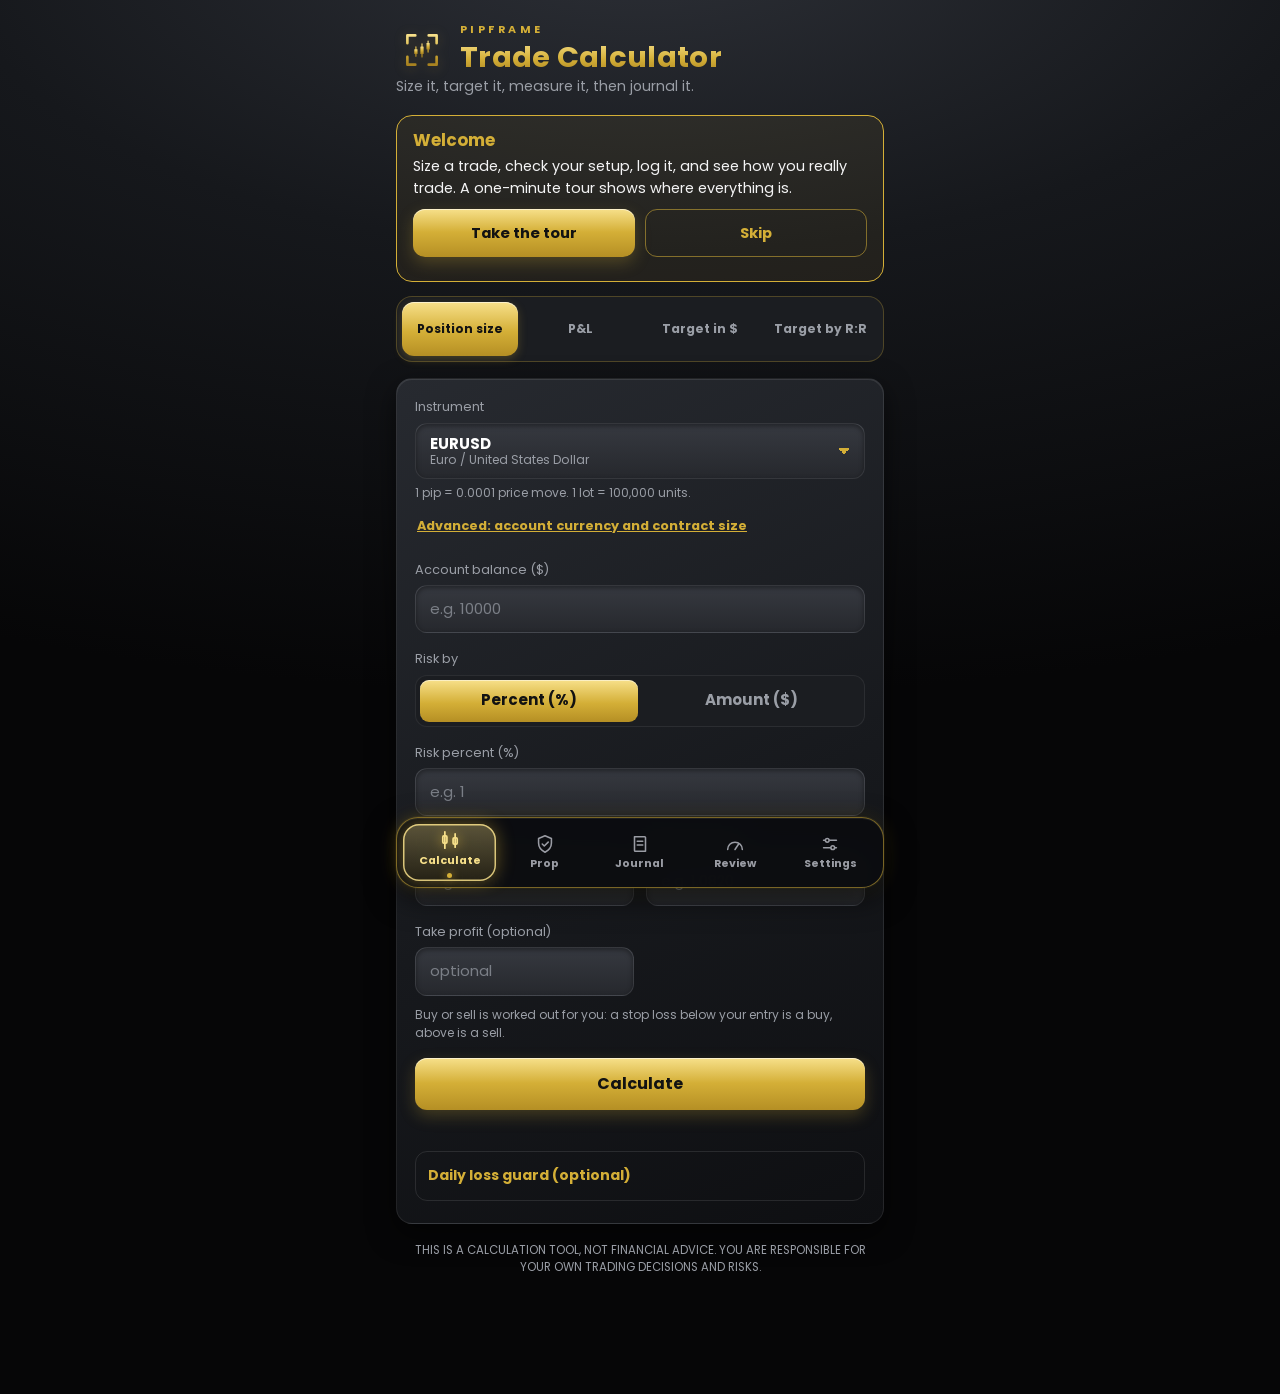
<file: index.html>
<!DOCTYPE html>
<html lang="en">
<head>
<meta charset="utf-8">
<meta name="viewport" content="width=device-width, initial-scale=1, viewport-fit=cover">
<meta name="theme-color" content="#050506">
<meta http-equiv="Content-Security-Policy" content="default-src 'self'; script-src 'self'; style-src 'self'; img-src 'self' data: blob:; font-src 'self'; connect-src 'self' https://script.google.com https://script.googleusercontent.com; object-src 'none'; base-uri 'none'; form-action 'none'; worker-src 'self'; manifest-src 'self'">
<meta name="robots" content="noindex,nofollow">
<script src="config.js"></script>
<title>PipFrame Trade Calculator</title>
<link rel="manifest" href="manifest.webmanifest">
<link rel="icon" href="icon.svg" type="image/svg+xml">
<meta name="mobile-web-app-capable" content="yes">
<link rel="stylesheet" href="styles.css">
</head>
<body>
<main>
<div class="scr" id="scr_calc">
<div class="brand"><svg class="logo" viewBox="0 0 512 512" width="52" height="52" aria-hidden="true"><defs><linearGradient id="lg" x1="0" y1="0" x2="0" y2="1"><stop offset="0" stop-color="#f7e08a"/><stop offset=".55" stop-color="#D4AF37"/><stop offset="1" stop-color="#a88220"/></linearGradient></defs><g fill="none" stroke="url(#lg)" stroke-width="26" stroke-linecap="round" stroke-linejoin="round"><path d="M112 190V112h78M322 112h78v78M400 322v78h-78M190 400h-78v-78"/></g><g fill="url(#lg)" stroke="url(#lg)" stroke-width="12" stroke-linecap="round"><path d="M196 226v92M256 196v128M316 168v108"/><rect x="180" y="248" width="32" height="48" rx="4" stroke="none"/><rect x="240" y="222" width="32" height="74" rx="4" stroke="none"/><rect x="300" y="188" width="32" height="64" rx="4" stroke="none"/></g></svg><div><div class="eyebrow" id="brandName">PIPFRAME</div><h1>Trade Calculator</h1></div></div>
<p class="sub">Size it, target it, measure it, then journal it.</p>
<div class="welcome" id="pilot" role="region" aria-label="Join the test" hidden><h2>Help test PipFrame</h2><p class="wtxt">If you say yes, the app quietly shares how you use it, so the people building it can see what works and what confuses you. No sign-up and it works in the background.</p><p class="wtxt"><b>Shared:</b> your phone type and time zone, when and how long you use it, which buttons you press, the mistakes the app catches (like a stop loss on the wrong side), and how many trades you win, lose and grade.<br><b>Never shared:</b> prices, balances, profit or loss amounts, lot sizes, notes, reasons, names, your exact location or your internet address.</p><p class="wtxt">It is not linked to your name, but a random ID and your phone details are kept together, so the law treats it as personal data. It is kept while the test runs, and deleted when you ask or when the test ends. You can switch it off any time in Settings, and that deletes what was waiting to be sent. <a class="plink" href="privacy.html">Read the privacy note</a></p><div class="btnrow"><button class="btn" id="pilotYes" type="button">Yes, join the test</button><button class="btn ghost" id="pilotNo" type="button">No thanks</button></div></div>
<div class="welcome" id="welcome" hidden><h2>Welcome</h2><p class="wtxt">Size a trade, check your setup, log it, and see how you really trade. A one-minute tour shows where everything is.</p><div class="btnrow"><button class="btn" id="tourGo" type="button">Take the tour</button><button class="btn ghost" id="welcomeOk" type="button">Skip</button></div></div>

<div class="tabs" id="tabs" role="tablist" aria-label="Calculator type">
<button type="button" role="tab" id="t_size" aria-selected="true">Position size</button>
<button type="button" role="tab" id="t_pnl" aria-selected="false">P&amp;L</button>
<button type="button" role="tab" id="t_amt" aria-selected="false">Target in $</button>
<button type="button" role="tab" id="t_rrr" aria-selected="false">Target by R:R</button>
</div>

<section class="panel" id="calcPanel" aria-label="Calculator">
<div class="field"><span class="lbl" id="instLbl">Instrument</span>
<button type="button" class="selbtn" id="instBtn" aria-haspopup="dialog" aria-labelledby="instLbl instSym"><span class="sym" id="instSym">EURUSD</span><span class="nm" id="instName"></span></button>
<input type="hidden" id="inst" value="EURUSD">
<div class="hint" id="pipHint"></div>
<button type="button" class="linkdark advtog" id="advTog" aria-expanded="false" aria-controls="advRow">Advanced: account currency and contract size</button></div>

<div class="two field" id="advRow">
<div><label for="acc">Account currency</label><select id="acc"><option>USD</option></select></div>
<div><label for="contract">Contract size (per lot)</label>
<input id="contract" type="number" inputmode="decimal" min="0" step="any"></div>
</div>

<div class="fields">
<div class="full" id="f_dir"><span class="lbl">Direction</span>
<div class="seg" role="group" aria-label="Trade direction">
<button type="button" id="dBuy" aria-pressed="true">Buy</button>
<button type="button" id="dSell" aria-pressed="false">Sell</button>
</div></div>

<div class="full" id="f_bal"><label for="bal" id="balLbl">Account balance ($)</label>
<input id="bal" type="number" inputmode="decimal" min="0" step="any" placeholder="e.g. 10000"><p class="hint prophint" id="balHint" hidden></p></div>

<div class="full" id="f_riskmode"><span class="lbl">Risk by</span>
<div class="seg" role="group" aria-label="Risk type">
<button type="button" id="mPct" aria-pressed="true">Percent (%)</button>
<button type="button" id="mAmt" aria-pressed="false">Amount ($)</button>
</div></div>

<div class="full" id="f_risk"><label for="risk" id="riskLbl">Risk percent (%)</label>
<input id="risk" type="number" inputmode="decimal" min="0" step="any" placeholder="e.g. 1"><p class="hint prophint" id="capHint" hidden></p></div>

<div id="f_lots"><label for="lots" id="lotsLbl">Lot size</label>
<input id="lots" type="number" inputmode="decimal" min="0" step="any" placeholder="e.g. 0.5"></div>

<div id="f_entry"><label for="entry">Entry price</label>
<input id="entry" type="number" inputmode="decimal" min="0" step="any" placeholder="e.g. 1.0850"></div>

<div id="f_exit"><label for="exit">Exit price</label>
<input id="exit" type="number" inputmode="decimal" min="0" step="any" placeholder="e.g. 1.0890"></div>

<div id="f_sl"><label for="sl">Stop loss price</label>
<input id="sl" type="number" inputmode="decimal" min="0" step="any" placeholder="e.g. 1.0820"></div>

<div id="f_tp"><label for="tp">Take profit (optional)</label>
<input id="tp" type="number" inputmode="decimal" min="0" step="any" placeholder="optional"></div>

<div id="f_target"><label for="target">Target profit ($)</label>
<input id="target" type="number" inputmode="decimal" min="0" step="any" placeholder="e.g. 200"></div>

<div id="f_maxloss"><label for="maxloss">Max loss ($, optional)</label>
<input id="maxloss" type="number" inputmode="decimal" min="0" step="any" placeholder="optional"></div>

<div id="f_comm"><label for="comm">Commission ($/lot, round trip)</label>
<input id="comm" type="number" inputmode="decimal" min="0" step="any" placeholder="0"></div>

<div id="f_custom"><label for="custom">Custom ratio (1 : ?)</label>
<input id="custom" type="number" inputmode="decimal" min="1" step="any" placeholder="e.g. 2.5"></div>
</div>

<div class="hint hintdir" id="hintDir">Buy or sell is worked out for you: a stop loss below your entry is a buy, above is a sell.</div>

<div class="field" id="rateBox" hidden><label for="rate" id="rateLbl">Rate</label>
<input id="rate" type="number" inputmode="decimal" min="0" step="any" placeholder="">
<div class="hint">This pair doesn't involve USD, so this rate is needed to work out dollar amounts.</div></div>

<button class="btn" id="calc" type="button">Calculate</button>
<p class="err" id="err" role="alert"></p>
<details class="guardset" id="guardSet"><summary>Daily loss guard (optional)</summary>
<div class="two"><div><label for="gLimit">Daily loss limit ($)</label><input id="gLimit" type="number" inputmode="decimal" min="0" step="any" placeholder="e.g. 150"></div>
<div><label for="gFloat">Floating P/L now ($)</label><input id="gFloat" type="number" inputmode="decimal" step="any" placeholder="e.g. -20"></div></div>
<label for="gHour">Day resets at (hour 0 to 23, this device)</label><input id="gHour" type="number" inputmode="numeric" min="0" max="23" step="1" placeholder="0">
<div class="hint">Uses trades you closed today in the journal plus the floating figure you type. Rules differ between firms, so check yours.</div></details>
</section>

<section class="result" id="res" aria-live="polite" hidden>
<h2 id="rTitle">Result</h2>
<div class="big" id="rBig"></div><div class="rsub" id="rSub"></div>
<div class="grid" id="rGrid"></div>
<button type="button" class="linkdark rmore" id="rMore" hidden aria-expanded="false">Show more details</button>
<div class="resnote" id="rNote"></div>
<div class="guardmsg" id="rGuard" hidden></div>
<div class="logbox" id="logBox">
<p class="plannote" id="planNote" hidden></p>
<div class="lbl">Setup checklist <span class="grade" id="gradeBadge">not graded</span></div>
<div id="checkList"></div>
<button type="button" class="linkdark" id="editCheck">Edit checklist</button>
<div class="ceditor" id="checkEditor" hidden></div>
<div class="lbl">How do you feel right now? Tag it before you enter the trade.</div>
<div class="chips" id="preMood"></div>
<label for="rSes">Session (optional)</label>
<select id="rSes"></select>
<p class="sesHint" id="sesHint" hidden></p>
<label for="rReason">Reason for trade (optional)</label>
<input id="rReason" type="text" placeholder="e.g. Break and retest of resistance">
<p class="plannote warn" id="tiltNote" hidden></p>
<p class="plannote" id="propNote" hidden></p>
<button class="btn logbtn" id="logBtn" type="button">Log this trade</button>
<button class="btn ghost" id="cardBtn" type="button">Share trade card</button>
<label class="chk" for="hideMoney"><input type="checkbox" id="hideMoney"> Hide dollar amounts and lot size on shared cards</label>
</div>
</section>

</div>

<div class="sheet" id="sheet" hidden role="dialog" aria-modal="true" aria-label="Choose instrument">
<div class="sheetbg" id="sheetBg"></div>
<div class="sheetpanel">
<div class="grab"></div>
<div class="sheethead"><input id="q" type="text" placeholder="Search symbol or name" autocomplete="off" autocapitalize="off" spellcheck="false" aria-label="Search instruments"><button type="button" class="link" id="sheetClose">Close</button></div>
<div class="cats" id="cats"></div>
<div class="sheetlist" id="sheetList"></div>
</div>
</div>

<div class="scr off" id="scr_journal">
<div class="jseg" role="tablist" aria-label="Journal type"><button type="button" role="tab" id="jt_trade" aria-selected="true">Trade Journal</button><button type="button" role="tab" id="jt_plan" aria-selected="false">Analysis Journal</button></div>
<section class="panel" id="panelPlan" aria-label="Analysis journal" hidden>
<div class="head"><h2>Analysis journal</h2></div>
<p class="note">What will happen: build your plan before you trade. The Trade Journal keeps what happened.</p>
<div id="planForm"></div>
<h3 class="subh">Saved plans</h3>
<div id="planList"></div>
</section>
<section class="panel" id="panelTrade" aria-label="Trade journal">
<div class="head"><h2>Trade journal</h2>
<div class="tools" id="tools"></div></div>
<div id="list"></div>
<p class="note" id="storeNote"></p>
</section>
</div>
<div class="scr off" id="scr_prop">
<section class="panel pfform" id="propPanel" aria-label="Prop firm tracker"><div id="propBody"></div></section>
</div>
<div class="scr off" id="scr_review">
<section class="panel" id="reviewPanel" aria-label="Review"><div class="head"><h2>Review</h2></div><div id="reviewBody"></div></section>
</div>
<input type="file" id="restoreFile" accept="application/json,.json" hidden>
<input type="file" id="importFile" accept=".csv,.htm,.html,.txt,text/csv,text/html" hidden>
<div class="scr off" id="scr_settings">
<h1 class="scrh">Settings</h1>
<div class="sjump" id="sJump" role="navigation" aria-label="Settings sections"><button type="button" data-to="sg_data">Your data</button><button type="button" data-to="sg_app">App</button><button type="button" data-to="sg_test">Testing</button></div>
<h3 class="sgroup" id="sg_data">Your data</h3>
<section class="panel" aria-label="Your data"><div class="head"><h2>Your data</h2></div>
<p class="note">Everything lives on this device. Back up so a cleared browser can't take your journal with it.</p>
<label for="bkPass">Backup password (optional, recommended)</label>
<input id="bkPass" type="password" autocomplete="new-password" maxlength="200" placeholder="Leave empty for a plain backup">
<p class="hint">With a password the backup file is locked: nobody can read your trades without it. The app never saves the password, so if you lose it, the backup cannot be opened. Type the same password here to restore it.</p>
<div class="btnrow"><button class="btn" id="bkBtn" type="button">Back up</button><button class="btn" id="rsBtn" type="button">Restore</button></div>
<p class="note" id="dataNote"></p>
<div id="clrBox"></div>
</section>
<section class="panel" aria-label="Demo data"><div class="head"><h2>Demo data</h2></div>
<p class="note">Want to see the Review screen without waiting weeks? Add 40 made-up trades. They are labeled DEMO, never counted in your test report, and you can remove them in one tap.</p>
<div class="btnrow"><button class="btn ghost" id="demoAdd" type="button">Add demo</button><button class="btn ghost" id="demoDel" type="button">Remove demo</button></div>
<p class="note" id="demoNote"></p></section>
<h3 class="sgroup" id="sg_app">App</h3>
<section class="panel" aria-label="Install"><div class="head"><h2>Install</h2></div>
<p class="note">Put it on your home screen or desktop and it opens like an app, offline too.</p>
<div class="installrow"><button class="btn" id="installBtn" type="button">Install app</button><p class="installhelp" id="installHelp" hidden></p></div>
</section>
<section class="panel" aria-label="Look"><div class="head"><h2>Look</h2></div>
<p class="note">Pick the colours you like. Your trades are not touched.</p>
<label for="lookSel">Colours</label><select id="lookSel"><option value="classic">Black and gold (original)</option><option value="champagne">Black and champagne</option></select></section>
<section class="panel" aria-label="Time"><div class="head"><h2>Time</h2></div>
<p class="note">Times in your journal follow this setting. Your device clock is not changed, and your saved trades are not touched.</p>
<label for="tzSel">Times shown in</label><select id="tzSel"></select>
<p class="note" id="tzNote"></p></section>
<section class="panel" aria-label="Tour"><div class="head"><h2>Tour</h2></div><p class="note">Forgot where something lives? Replay the one-minute tour.</p><button class="btn ghost" id="replayTour" type="button">Show the tour again</button></section>
<h3 class="sgroup" id="sg_test">Testing</h3>
<section class="panel" aria-label="How to test"><div class="head"><h2>How to test</h2></div>
<ol class="howto"><li>Size a trade: enter a balance, risk, entry and stop loss, then tap Calculate.</li><li>Log it, then open the Journal and add an exit price.</li><li>Fix a mistake with Edit, and try Undo after a delete.</li><li>Add demo trades above and open Review.</li><li>Install the app, turn on airplane mode, and open it again.</li><li>Tell us anything confusing, missing or wrong in Help us test below.</li><li>Open the Prop tab, enter your firm's rules, then tick your rules for the day.</li></ol>
<p class="note">PipFrame is a calculation tool, not advice. Please do not enter anything you would not want on your own device.</p></section>
<section class="panel" id="sharePanel" aria-label="Help improve PipFrame" hidden><div class="head"><h2>Help improve PipFrame</h2></div>
<p class="note">Off by default. If you switch it on, the app sends a small summary when you open it (at most a few times a day): your phone type and time zone, the time on your clock, how long you actively used the app, simple counts, and a list of which screens and buttons you used with the time. It never sends what you type or see: no prices, balances, profit or loss, lot sizes, notes, reasons or names. It does not send your exact location or your internet address. Switch it off any time.</p>
<label class="chk" for="shareOn"><input type="checkbox" id="shareOn"> Send usage counts (not linked to your name)</label>
<p class="note">This is exactly what would be sent:</p>
<div class="testpre" id="sharePre" aria-label="What would be sent"></div>
<p class="note"><button class="linkdark linkgold" id="shareNow" type="button">Send now (you never need to)</button></p>
<p class="note" id="shareNote" role="status"></p>
<div id="fbSlot" hidden><h3 class="fbh">Tell us what you think</h3>
<p class="note">Optional. Sent only when you tap Send feedback, and only what you see below. Do not write anything you want kept private.</p>
<div id="fbMount"></div>
<div class="testpre" id="fbPre" aria-label="What would be sent as feedback"></div>
<div class="btnrow"><button class="btn" id="fbSend" type="button">Send feedback</button></div>
<p class="note" id="fbNote" role="status"></p></div></section>
<section class="panel" id="testPanel" aria-label="Help us test"><div class="head"><h2>Help us test</h2></div>
<p class="note">This makes a short report of how you used the app on this device. Read it, add your thoughts, and send it to whoever gave you the app.</p>
<div id="fbWrap"><label for="fbDis">How would you feel if this app disappeared tomorrow?</label>
<select id="fbDis"><option value="">Choose one</option><option>Very disappointed</option><option>Somewhat disappointed</option><option>Not disappointed</option></select>
<label for="fbTxt" class="lblgap">What was confusing, missing, or great?</label>
<textarea id="fbTxt" rows="3" maxlength="1000" placeholder="Write anything, even one line"></textarea></div>
<div class="testpre" id="testPre" aria-label="Your test report"></div>
<button class="btn" id="shareRep" type="button">Share test report</button>
<p class="note" id="repNote"></p>
</section>
<details class="about"><summary>About, privacy and your data</summary><p><a class="plink" href="privacy.html">Read the full privacy note</a></p><p>Everything you enter stays on this device, in this browser. There is no account and no server copy of your journal.</p><p>Back up often from Settings, because clearing browser data deletes the journal. To remove everything, use Delete all trades in Settings.</p><p>Shared cards are made on your device and only go where you send them.</p><p id="aboutShare" hidden>If you join the test, the app also sends usage numbers while you use it. They are not linked to your name, and are kept while the test runs, and deleted when you ask or when the test ends. You can read exactly what is sent in Settings under Help improve PipFrame, and switch it off any time. It never sends your trades, prices, balances or notes.</p></details>
</div>
<p class="buildline" id="buildLine"></p>
<p class="disclaimer">THIS IS A CALCULATION TOOL, NOT FINANCIAL ADVICE. YOU ARE RESPONSIBLE FOR YOUR OWN TRADING DECISIONS AND RISKS.</p>
</main>
<div class="tour" id="tour" hidden role="dialog" aria-label="Quick tour"><div class="tstep" id="tStep"></div><h3 id="tTitle"></h3><p id="tText"></p><div class="trow"><button class="link" id="tSkip" type="button">Skip</button><span class="tbtns"><button class="link" id="tBack" type="button">Back</button><button class="btn" id="tNext" type="button">Next</button></span></div></div>
<div class="toast" id="toast" hidden role="status"><span id="toastTxt"></span><button class="link" id="toastGo" type="button"></button></div>
<nav class="bnav" id="bnav" aria-label="Sections">
<button type="button" id="nav_calc" data-go="calc" aria-current="page"><svg viewBox="0 0 24 24" aria-hidden="true"><path d="M7 4v16M17 6v13"/><rect x="5" y="8" width="4" height="7" rx="1"/><rect x="15" y="10" width="4" height="6" rx="1"/></svg><span>Calculate</span></button>
<button type="button" id="nav_prop" data-go="prop"><svg viewBox="0 0 24 24" aria-hidden="true"><path d="M12 3l7 3v5c0 4.5-3 8-7 10-4-2-7-5.5-7-10V6z"/><path d="M9 12l2.2 2.2L15.5 10"/></svg><span>Prop</span></button>
<button type="button" id="nav_journal" data-go="journal"><svg viewBox="0 0 24 24" aria-hidden="true"><path d="M6 4h11a1 1 0 0 1 1 1v15H7a1 1 0 0 1-1-1z"/><path d="M9 9h6M9 13h6"/></svg><span>Journal</span><b class="nbadge" id="jbadge" hidden></b></button>
<button type="button" id="nav_review" data-go="review"><svg viewBox="0 0 24 24" aria-hidden="true"><path d="M4 18a8 8 0 1 1 16 0"/><path d="M12 18l4-6"/></svg><span>Review</span></button>
<button type="button" id="nav_settings" data-go="settings"><svg viewBox="0 0 24 24" aria-hidden="true"><path d="M5 8h14M5 16h14"/><circle cx="9" cy="8" r="2" fill="#050506"/><circle cx="15" cy="16" r="2" fill="#050506"/></svg><span>Settings</span></button>
</nav>

<script src="import.js"></script>
<script src="app.js"></script>
</body>
 </html>
</file>
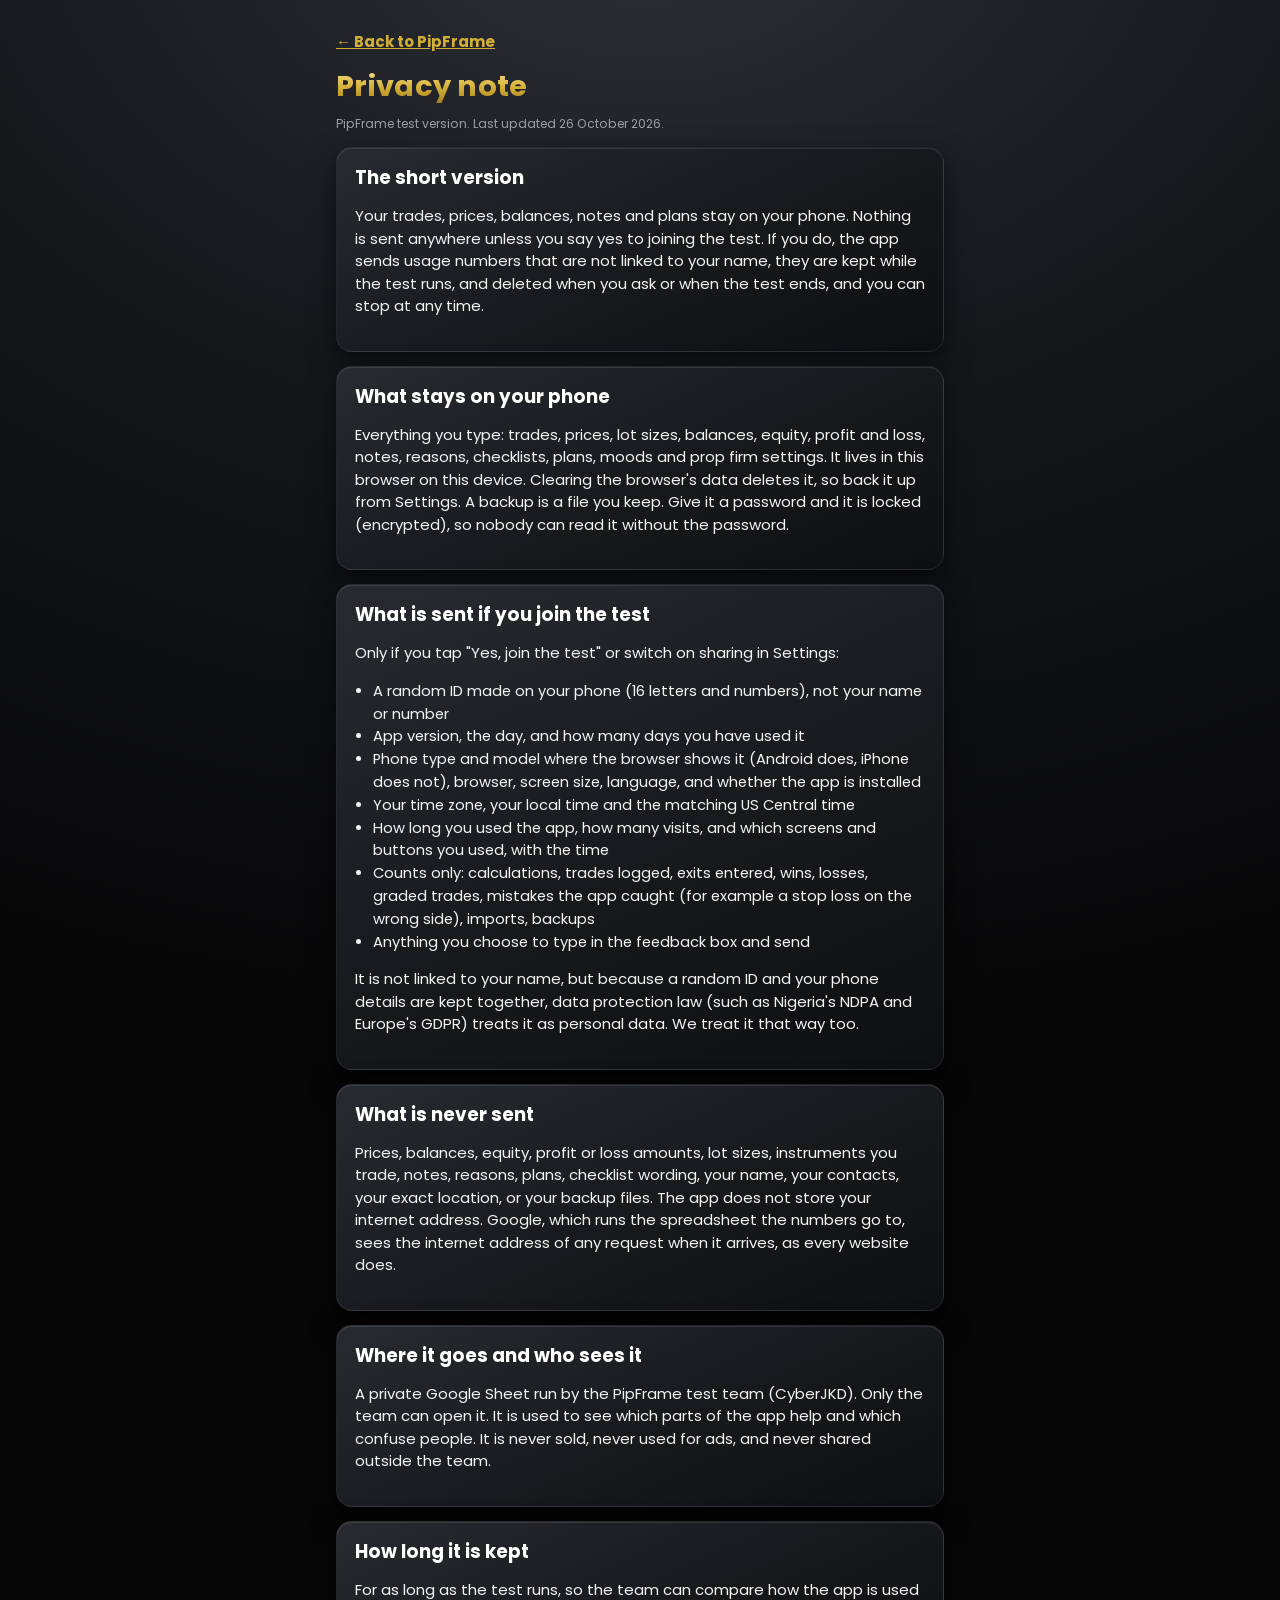
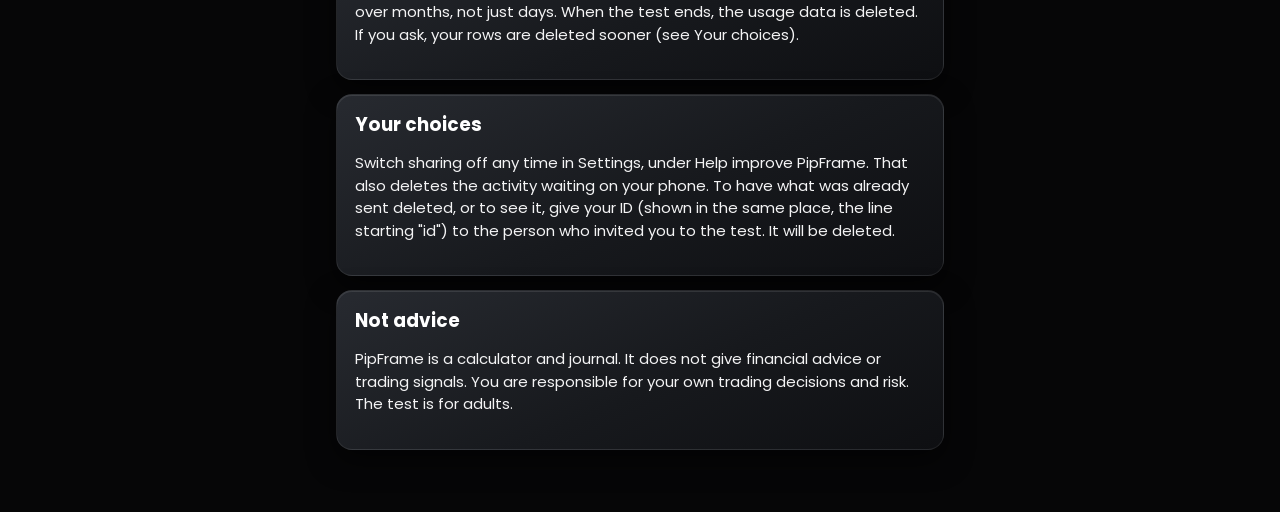
<file: privacy.html>
<!doctype html>
<html lang="en">
<head>
<meta charset="utf-8">
<meta name="viewport" content="width=device-width,initial-scale=1">
<meta http-equiv="Content-Security-Policy" content="default-src 'self'; script-src 'self'; style-src 'self'; img-src 'self' data: blob:; font-src 'self'; connect-src 'self' https://script.google.com https://script.googleusercontent.com; object-src 'none'; base-uri 'none'; form-action 'none'; worker-src 'self'; manifest-src 'self'">
<meta name="referrer" content="no-referrer">
<title>PipFrame privacy note</title>
<link rel="stylesheet" href="styles.css">
</head>
<body class="privpage">
<main class="wrap">
<p><a class="plink" href="./">&larr; Back to PipFrame</a></p>
<h1>Privacy note</h1>
<p class="note">PipFrame test version. Last updated 26 October 2026.</p>

<section class="panel"><h2>The short version</h2>
<p>Your trades, prices, balances, notes and plans stay on your phone. Nothing is sent anywhere unless you say yes to joining the test. If you do, the app sends usage numbers that are not linked to your name, they are kept while the test runs, and deleted when you ask or when the test ends, and you can stop at any time.</p></section>

<section class="panel"><h2>What stays on your phone</h2>
<p>Everything you type: trades, prices, lot sizes, balances, equity, profit and loss, notes, reasons, checklists, plans, moods and prop firm settings. It lives in this browser on this device. Clearing the browser's data deletes it, so back it up from Settings. A backup is a file you keep. Give it a password and it is locked (encrypted), so nobody can read it without the password.</p></section>

<section class="panel"><h2>What is sent if you join the test</h2>
<p>Only if you tap "Yes, join the test" or switch on sharing in Settings:</p>
<ul class="plist">
<li>A random ID made on your phone (16 letters and numbers), not your name or number</li>
<li>App version, the day, and how many days you have used it</li>
<li>Phone type and model where the browser shows it (Android does, iPhone does not), browser, screen size, language, and whether the app is installed</li>
<li>Your time zone, your local time and the matching US Central time</li>
<li>How long you used the app, how many visits, and which screens and buttons you used, with the time</li>
<li>Counts only: calculations, trades logged, exits entered, wins, losses, graded trades, mistakes the app caught (for example a stop loss on the wrong side), imports, backups</li>
<li>Anything you choose to type in the feedback box and send</li>
</ul>
<p>It is not linked to your name, but because a random ID and your phone details are kept together, data protection law (such as Nigeria's NDPA and Europe's GDPR) treats it as personal data. We treat it that way too.</p></section>

<section class="panel"><h2>What is never sent</h2>
<p>Prices, balances, equity, profit or loss amounts, lot sizes, instruments you trade, notes, reasons, plans, checklist wording, your name, your contacts, your exact location, or your backup files. The app does not store your internet address. Google, which runs the spreadsheet the numbers go to, sees the internet address of any request when it arrives, as every website does.</p></section>

<section class="panel"><h2>Where it goes and who sees it</h2>
<p>A private Google Sheet run by the PipFrame test team (CyberJKD). Only the team can open it. It is used to see which parts of the app help and which confuse people. It is never sold, never used for ads, and never shared outside the team.</p></section>

<section class="panel"><h2>How long it is kept</h2>
<p>For as long as the test runs, so the team can compare how the app is used over months, not just days. When the test ends, the usage data is deleted. If you ask, your rows are deleted sooner (see Your choices).</p></section>

<section class="panel"><h2>Your choices</h2>
<p>Switch sharing off any time in Settings, under Help improve PipFrame. That also deletes the activity waiting on your phone. To have what was already sent deleted, or to see it, give your ID (shown in the same place, the line starting "id") to the person who invited you to the test. It will be deleted.</p></section>

<section class="panel"><h2>Not advice</h2>
<p>PipFrame is a calculator and journal. It does not give financial advice or trading signals. You are responsible for your own trading decisions and risk. The test is for adults.</p></section>
</main>
</body>
</html>
</file>
<file: styles.css>
/* PipFrame styles. Moved out of index.html in v39. */
@font-face{font-family:Poppins;font-weight:400;font-display:swap;src:url(fonts/poppins-400.woff) format('woff')}@font-face{font-family:Poppins;font-weight:500;font-display:swap;src:url(fonts/poppins-500.woff) format('woff')}@font-face{font-family:Poppins;font-weight:600 700;font-display:swap;src:url(fonts/poppins-700.woff) format('woff')}

:root{--surface:linear-gradient(155deg,#272a30 0%,#17191d 55%,#0e0f12 100%);--surface-flat:#1b1d21;--gold:#D4AF37;--text:#f4f4f5;--mute:#9a9ea6;--red:#e5736b;--green:#5fc98b;
box-sizing:border-box;padding-top:env(safe-area-inset-top,0px);padding-bottom:env(safe-area-inset-bottom,0px)}
html{scroll-padding-top:env(safe-area-inset-top,0px);background:#050506}
*{box-sizing:border-box}
[hidden]{display:none!important}
body{margin:0;min-height:100vh;color:var(--text);font:15px/1.5 "Poppins",-apple-system,"Segoe UI",Roboto,Helvetica,Arial,sans-serif;
background:radial-gradient(130% 55% at 50% -5%,#2d3037 0%,#16181c 42%,#060607 100%) no-repeat,#050506}
main{max-width:520px;margin:0 auto;padding:20px 16px 48px}
h1{font:700 1.8rem/1.2 Poppins,system-ui,sans-serif;margin:6px 0 2px;background:linear-gradient(180deg,#f7e08a,#D4AF37 55%,#a88220);-webkit-background-clip:text;background-clip:text;color:transparent;letter-spacing:.3px}
h2{font:600 1.15rem/1.3 Poppins,system-ui,sans-serif;margin:0;color:#fff}
.sub{color:var(--mute);margin:0 0 18px;font-size:.88rem}
.brand{display:flex;align-items:center;gap:12px;margin-top:4px}.brand h1{margin:0}.logo{flex:none;filter:drop-shadow(0 2px 6px rgba(212,175,55,.25))}.eyebrow{font:600 .68rem/1 Poppins,system-ui,sans-serif;letter-spacing:.32em;color:#D4AF37;margin:0 0 4px}
.tabs{display:grid;grid-template-columns:repeat(4,1fr);gap:4px;background:linear-gradient(180deg,#1a1c20,#0b0c0e);border:1px solid rgba(212,175,55,.28);border-radius:16px;padding:5px;margin-bottom:16px;box-shadow:inset 0 2px 6px rgba(0,0,0,.6)}
.tabs button{min-height:54px;border:0;border-radius:12px;background:transparent;color:var(--mute);font:inherit;font-size:.76rem;font-weight:600;line-height:1.2;padding:6px 4px;cursor:pointer}
.tabs button[aria-selected="true"]{background:linear-gradient(180deg,#f7e08a,#D4AF37 55%,#b58f24);color:#121212;box-shadow:inset 0 1px 0 rgba(255,255,255,.55),0 3px 10px rgba(212,175,55,.25)}
.panel{background:linear-gradient(155deg,#272a30 0%,#17191d 55%,#0e0f12 100%);border:1px solid rgba(255,255,255,.08);border-radius:16px;padding:18px;margin-bottom:18px;box-shadow:inset 0 1px 0 rgba(255,255,255,.1),0 10px 28px rgba(0,0,0,.55)}
.field{margin-bottom:16px}
.fields{display:grid;grid-template-columns:1fr 1fr;gap:0 12px}
.fields>div{margin-bottom:16px}
.fields .full{grid-column:1/-1}
.two{display:grid;grid-template-columns:1fr 1fr;gap:12px}
label,.lbl{display:block;font-size:.8rem;color:var(--mute);margin-bottom:6px}
input,select,textarea{width:100%;min-height:48px;color:#fff;background:linear-gradient(180deg,#363940,#26282d);border:1.5px solid rgba(255,255,255,.07);border-radius:12px;padding:12px 14px;font:inherit;appearance:none;-webkit-appearance:none;box-shadow:inset 0 2px 5px rgba(0,0,0,.4)}
textarea{min-height:70px;resize:vertical}
select{background-image:linear-gradient(45deg,transparent 50%,var(--gold) 50%),linear-gradient(135deg,var(--gold) 50%,transparent 50%),linear-gradient(180deg,#363940,#26282d);background-position:calc(100% - 20px) 21px,calc(100% - 14px) 21px,0 0;background-size:6px 6px,6px 6px,100% 100%;background-repeat:no-repeat;padding-right:36px}
select option,select optgroup{background:#1b1d21;color:#f4f4f5}
select optgroup{color:#D4AF37}
html{color-scheme:dark}
input::placeholder,textarea::placeholder{color:#7b7f87}
input:focus,select:focus,textarea:focus{outline:none;border-color:var(--gold);box-shadow:inset 0 2px 5px rgba(0,0,0,.4),0 0 0 3px rgba(212,175,55,.22)}
.seg{display:grid;grid-template-columns:1fr 1fr;background:#0f1013;border:1px solid rgba(255,255,255,.07);border-radius:12px;padding:4px;gap:4px;box-shadow:inset 0 2px 5px rgba(0,0,0,.5)}
.seg button{min-height:42px;border:0;border-radius:9px;background:transparent;color:var(--mute);font:inherit;font-weight:600;cursor:pointer}
.seg button[aria-pressed="true"]{background:linear-gradient(180deg,#f7e08a,#D4AF37 55%,#b58f24);color:#121212;box-shadow:inset 0 1px 0 rgba(255,255,255,.5)}
button:focus-visible{outline:2px solid #fff;outline-offset:2px}
.fbh{font:600 1rem/1.3 Poppins,system-ui,sans-serif;color:#fff;margin:22px 0 6px}
.hint{font-size:.75rem;color:var(--mute);margin-top:5px}
.btn{width:100%;min-height:52px;border:0;border-radius:12px;background:linear-gradient(180deg,#f7e08a 0%,#D4AF37 48%,#b58f24 100%);color:#121212;font:inherit;font-size:1rem;font-weight:700;cursor:pointer;box-shadow:inset 0 1px 0 rgba(255,255,255,.55),0 6px 16px rgba(212,175,55,.25)}
.btn:active{filter:brightness(.92)}
.btn[disabled]{opacity:.7;cursor:default}
.err{color:var(--red);font-size:.88rem;margin:10px 0 0;min-height:1.2em}
.result{background:linear-gradient(160deg,#f4da7c,#D4AF37 52%,#b8962b);color:#121212;border-radius:16px;padding:20px;margin-bottom:18px;box-shadow:inset 0 1px 0 rgba(255,255,255,.6),0 10px 28px rgba(0,0,0,.55)}
.result h2{color:#121212;margin-bottom:10px}
.big{font-size:2.3rem;font-weight:700;line-height:1.1;font-variant-numeric:tabular-nums}
.big.pos{color:#0b5d2a}.big.neg{color:#8a1717}
.rsub{font-size:.85rem;opacity:.75}
.grid{display:grid;grid-template-columns:1fr 1fr;gap:12px 14px;margin-top:14px;border-top:1px solid rgba(0,0,0,.25);padding-top:14px}
.grid.one{grid-template-columns:1fr;margin-top:6px}
.grid span{display:block;font-size:.76rem;opacity:.75}
.grid b{font-size:1rem;font-variant-numeric:tabular-nums}
.resnote{font-size:.82rem;margin-top:12px;font-weight:600}
.logbox{margin-top:14px;border-top:1px solid rgba(0,0,0,.25);padding-top:14px}
.logbox label{color:rgba(0,0,0,.65)}
.logbox input{background:#141518}
.logbox input,.logbox select{color:#fff;margin-bottom:12px}
.logbox select{background-color:#141518;background-image:linear-gradient(45deg,transparent 50%,var(--gold) 50%),linear-gradient(135deg,var(--gold) 50%,transparent 50%);background-position:calc(100% - 20px) 21px,calc(100% - 14px) 21px;background-size:6px 6px,6px 6px;background-repeat:no-repeat}
.logbtn{background:linear-gradient(180deg,#26282d,#0d0e10);color:var(--gold);box-shadow:inset 0 1px 0 rgba(255,255,255,.12),0 4px 12px rgba(0,0,0,.35)}
.head{display:flex;justify-content:space-between;align-items:center;margin-bottom:12px;gap:8px}
.tools{display:flex;gap:4px;align-items:center;flex-wrap:wrap;justify-content:flex-end}
.link{background:none;border:0;color:var(--gold);font:inherit;font-weight:600;cursor:pointer;padding:8px 4px;min-height:40px}
.link.del{color:var(--red)}
.entry{background:linear-gradient(155deg,#30333a,#1b1d21);border:1px solid rgba(255,255,255,.08);border-radius:12px;padding:14px;margin-bottom:12px;box-shadow:inset 0 1px 0 rgba(255,255,255,.08),0 6px 16px rgba(0,0,0,.4)}
.entry .top{display:flex;justify-content:space-between;align-items:flex-start;gap:8px}
.entry .name{font-weight:700;color:var(--gold)}
.side{margin-left:8px;font-size:.7rem;padding:2px 7px;border-radius:6px;background:#0f1013;color:#fff;vertical-align:middle}
.side.buy{color:var(--green)}.side.sell{color:var(--red)}
.entry .when{font-size:.76rem;color:var(--mute)}
.entry dl{display:grid;grid-template-columns:1fr 1fr;gap:6px 12px;margin:10px 0 0}
.entry dt{font-size:.72rem;color:var(--mute)}
.entry dd{margin:0;font-weight:600;font-size:.9rem}
.sec{border-top:1px solid rgba(255,255,255,.1);margin-top:12px;padding-top:12px}
.entry input,.entry textarea{background:#141518}
.entry input,.entry textarea,.entry select{margin-bottom:10px}
.entry select{background-color:#141518;background-image:linear-gradient(45deg,transparent 50%,var(--gold) 50%),linear-gradient(135deg,var(--gold) 50%,transparent 50%);background-position:calc(100% - 20px) 21px,calc(100% - 14px) 21px;background-size:6px 6px,6px 6px;background-repeat:no-repeat}
.pl{font-weight:700;margin-top:-2px}
.pl.pos{color:var(--green)}.pl.neg{color:var(--red)}
.chips{display:flex;flex-wrap:wrap;gap:8px;margin-bottom:10px}
.chip{min-height:36px;padding:4px 12px;border-radius:18px;border:1.5px solid #4a4d55;background:#141518;color:var(--text);font:inherit;font-size:.82rem;cursor:pointer}
.chip[aria-pressed="true"]{background:linear-gradient(180deg,#f7e08a,#D4AF37);border-color:var(--gold);color:#121212;font-weight:600}
.empty{color:var(--mute);text-align:center;padding:14px 0 6px;margin:0}
.note{font-size:.76rem;color:var(--mute)}
.chk{display:flex;gap:10px;align-items:center;font-size:.8rem;color:var(--mute);margin-top:10px;min-height:44px}.chk input{width:20px;height:20px;accent-color:#D4AF37;flex:none}
.chk input{appearance:auto;-webkit-appearance:checkbox;min-height:0;padding:0;border:0;background:none;box-shadow:none;accent-color:#121212}.result .chk{color:#2b2308;font-weight:500}
.esum{display:flex;justify-content:space-between;align-items:center;gap:10px;width:100%;background:none;border:0;color:inherit;font:inherit;text-align:left;cursor:pointer;padding:2px 0;min-height:48px}
.esum .emeta{text-align:right;margin-left:auto}.esum .eres{font-weight:700;font-size:.95rem}.esum .esub{font-size:.74rem;color:var(--mute)}.esum .pos{color:#5fc98b}.esum .neg{color:#e5736b}.entry:has(.esum){padding:8px 14px}.esum .chev{margin-left:8px;color:var(--gold);transition:transform .15s}.esum[aria-expanded="true"] .chev{transform:rotate(90deg)}
.ebody{margin-top:8px;border-top:1px solid rgba(255,255,255,.08);padding-top:8px}.ebody[hidden]{display:none}
.more summary{list-style:none;cursor:pointer;color:var(--gold);font-weight:600;padding:8px 4px;min-height:40px;display:flex;align-items:center}.more summary::-webkit-details-marker{display:none}.more .mbox{display:flex;gap:4px;flex-wrap:wrap}
.installhelp{font-size:.82rem;color:var(--mute);margin:8px 0}
.scr.off{display:none}main{padding-bottom:118px}
.bnav{position:fixed;left:50%;transform:translateX(-50%);bottom:calc(12px + env(safe-area-inset-bottom,0px));width:min(calc(100% - 32px),488px);display:grid;grid-template-columns:repeat(5,1fr);gap:2px;padding:6px;background:rgba(14,15,18,.84);-webkit-backdrop-filter:blur(14px);backdrop-filter:blur(14px);border:1px solid rgba(212,175,55,.38);border-radius:22px;box-shadow:0 10px 30px rgba(0,0,0,.65),inset 0 1px 0 rgba(255,255,255,.06);z-index:20}
.bnav button{position:relative;display:flex;flex-direction:column;align-items:center;justify-content:center;gap:3px;min-height:56px;padding:6px 2px 8px;border:0;border-radius:16px;background:transparent;color:var(--mute);font-family:inherit;font-size:.68rem;font-weight:600;line-height:1.1;cursor:pointer}
.bnav svg{width:22px;height:22px;stroke:currentColor;fill:none;stroke-width:1.7;stroke-linecap:round;stroke-linejoin:round}
.bnav button[aria-current="page"]{color:var(--gold);background:rgba(212,175,55,.08)}
.bnav button[aria-current="page"]::after{content:"";position:absolute;bottom:3px;width:5px;height:5px;border-radius:50%;background:var(--gold);box-shadow:0 0 8px var(--gold)}
.bnav button[aria-current="page"] span{margin-bottom:6px}
.nbadge{position:absolute;top:3px;left:calc(50% + 6px);min-width:17px;height:17px;padding:0 4px;border-radius:9px;background:var(--gold);color:#121212;font-size:.62rem;font-weight:700;display:flex;align-items:center;justify-content:center}
.btnrow{display:grid;grid-template-columns:1fr 1fr;gap:10px;margin:10px 0}.btnrow .btn{min-height:48px;font-size:.92rem}
#sharePre{max-height:340px!important;overflow:auto!important}
.testpre{white-space:pre-wrap;word-break:break-word;background:#0b0c0e;border:1px solid rgba(255,255,255,.08);border-radius:12px;padding:12px;font:.74rem/1.5 ui-monospace,Menlo,Consolas,monospace;color:#cfd2d8;margin:10px 0;max-height:260px;overflow:auto}
.scrh{margin:6px 0 14px}
.wtxt{margin:6px 0 4px;font-size:.9rem;color:var(--text)}
.tour{position:fixed;left:50%;transform:translateX(-50%);bottom:calc(98px + env(safe-area-inset-bottom,0px));width:min(calc(100% - 32px),488px);background:linear-gradient(160deg,#2a2d33,#14161a);border:1.5px solid var(--gold);border-radius:18px;padding:14px 16px;z-index:25;box-shadow:0 12px 34px rgba(0,0,0,.7)}
.tour h3{font:600 1.05rem/1.3 Poppins,system-ui,sans-serif;margin:2px 0 4px;color:#fff}.tour p{margin:0 0 10px;font-size:.88rem;color:var(--text)}
.tstep{font-size:.7rem;letter-spacing:.12em;text-transform:uppercase;color:var(--gold);font-weight:700}
.trow{display:flex;justify-content:space-between;align-items:center}.tbtns{display:flex;align-items:center;gap:6px}.tbtns .btn{width:auto;min-height:44px;padding:0 22px;font-size:.92rem}
.toast{position:fixed;left:50%;transform:translateX(-50%);bottom:calc(98px + env(safe-area-inset-bottom,0px));width:min(calc(100% - 32px),488px);display:flex;justify-content:space-between;align-items:center;gap:10px;background:#101114;border:1px solid rgba(212,175,55,.5);border-radius:14px;padding:6px 8px 6px 16px;font-size:.88rem;font-weight:600;z-index:24;box-shadow:0 10px 28px rgba(0,0,0,.65)}
.bnav button.pulse::before{content:"";position:absolute;inset:2px;border-radius:16px;border:2px solid var(--gold);animation:pl 1.3s ease-in-out infinite}
@keyframes pl{0%,100%{opacity:.9}50%{opacity:.25}}@media (prefers-reduced-motion:reduce){.bnav button.pulse::before{animation:none}}
.panel .head h2{white-space:nowrap;margin-right:8px}.installrow{margin:14px 0}.installrow .btn{width:100%}
.welcome{border:1.5px solid var(--gold);border-radius:16px;padding:14px 16px;margin:0 0 14px;background:rgba(212,175,55,.07)}.welcome h2{font:600 1.05rem/1.2 Poppins,system-ui,sans-serif;color:#D4AF37;margin:0 0 6px}.welcome ol{margin:6px 0 10px 18px;padding:0;font-size:.88rem}.welcome li{margin:4px 0}
details.about{margin:12px 0 0;font-size:.8rem;color:var(--mute)}details.about summary{cursor:pointer;color:var(--gold);font-weight:600;min-height:44px;display:flex;align-items:center}details.about p{margin:6px 0}
.disclaimer{font-size:.72rem;color:var(--mute);text-align:center;margin:4px 8px 0}
.selbtn{display:block;width:100%;text-align:left;min-height:56px;color:#fff;background-color:#26282d;background-image:linear-gradient(45deg,transparent 50%,var(--gold) 50%),linear-gradient(135deg,var(--gold) 50%,transparent 50%),linear-gradient(180deg,#363940,#26282d);background-position:calc(100% - 20px) 50%,calc(100% - 14px) 50%,0 0;background-size:6px 6px,6px 6px,100% 100%;background-repeat:no-repeat;border:1.5px solid rgba(255,255,255,.07);border-radius:12px;padding:8px 40px 8px 14px;font:inherit;cursor:pointer;box-shadow:inset 0 2px 5px rgba(0,0,0,.4)}
.selbtn:focus-visible{outline:none;border-color:var(--gold);box-shadow:inset 0 2px 5px rgba(0,0,0,.4),0 0 0 3px rgba(212,175,55,.22)}
.selbtn .sym{display:block;font-weight:600;line-height:1.3}
.selbtn .nm{display:block;font-size:.76rem;color:var(--mute);line-height:1.2}
.sheet{position:fixed;inset:0;z-index:50;display:flex;align-items:flex-end;justify-content:center}
.sheetbg{position:absolute;inset:0;background:rgba(0,0,0,.7)}
.sheetpanel{position:relative;width:100%;max-width:520px;height:85vh;height:85dvh;display:flex;flex-direction:column;background:#000;border-top:1px solid rgba(212,175,55,.55);border-radius:20px 20px 0 0;padding:10px 16px calc(12px + env(safe-area-inset-bottom,0px));box-shadow:0 -10px 30px rgba(0,0,0,.6)}
.grab{width:44px;height:4px;border-radius:2px;background:#3a3c42;margin:0 auto 12px}
.sheethead{display:flex;gap:8px;align-items:center}
.sheethead input{background:#14151a;flex:1}
.cats{display:flex;gap:8px;overflow-x:auto;padding:12px 0 10px;white-space:nowrap;-webkit-overflow-scrolling:touch}
.cat{flex:0 0 auto;min-height:36px;padding:4px 14px;border-radius:18px;border:1.5px solid #34363c;background:#0b0c0e;color:var(--text);font:inherit;font-size:.82rem;cursor:pointer}
.cat[aria-pressed="true"]{background:linear-gradient(180deg,#f7e08a,#D4AF37);border-color:var(--gold);color:#121212;font-weight:600}
.sheetlist{flex:1;overflow-y:auto;-webkit-overflow-scrolling:touch}
.irow{display:flex;align-items:center;border-bottom:1px solid #17181c}
.imain{flex:1;min-width:0;display:flex;align-items:center;gap:12px;text-align:left;background:none;border:0;color:#fff;padding:10px 4px;min-height:60px;font:inherit;cursor:pointer}
.inum{flex:0 0 30px;text-align:right;color:#8a7220;font-weight:600;font-size:.85rem;font-variant-numeric:tabular-nums}
.itxt{min-width:0}
.itxt b{display:block;font-weight:600;line-height:1.3}
.itxt span{display:block;font-size:.78rem;color:var(--mute);line-height:1.25}
.imain.on .itxt b{color:var(--gold)}
.istar{flex:0 0 auto;min-width:52px;min-height:52px;background:none;border:0;font-size:1.5rem;color:#5c5f66;cursor:pointer}
.istar[aria-pressed="true"]{color:var(--gold)}
.chip{min-height:44px}
.logbox .lbl{color:rgba(0,0,0,.65);margin-top:2px}
.grade{float:right;font-size:.72rem;font-weight:700;padding:2px 10px;border-radius:10px;background:#141518;color:var(--mute)}
.grade.ap{color:var(--green)}.grade.b{color:var(--gold)}.grade.c{color:var(--red)}
.tick{display:flex;align-items:center;gap:10px;width:100%;min-height:44px;text-align:left;background:#141518;color:var(--text);border:1.5px solid #34363c;border-radius:12px;padding:6px 12px;margin-bottom:8px;font:inherit;font-size:.86rem;cursor:pointer}
.tick .bx{flex:0 0 22px;height:22px;border-radius:6px;border:2px solid #5c5f66;display:grid;place-items:center;font-size:.8rem;color:transparent}
.tick[aria-pressed="true"] .bx{background:var(--gold);border-color:var(--gold);color:#121212}
.tick .opt{color:var(--mute);font-size:.7rem;margin-left:auto}
.linkdark{background:none;border:0;color:#121212;text-decoration:underline;font:inherit;font-size:.8rem;font-weight:600;cursor:pointer;padding:6px 2px;min-height:36px}
.ceditor{background:#141518;border-radius:12px;padding:10px;margin-bottom:10px}
.ceditor .crow{display:flex;gap:6px;align-items:center;margin-bottom:8px}
.ceditor input{margin:0;min-height:44px}
.ceditor .mini{flex:0 0 auto;min-height:44px;padding:4px 10px;border-radius:10px;border:1.5px solid #4a4d55;background:#0b0c0e;color:var(--text);font:inherit;font-size:.74rem;cursor:pointer}
.guardmsg{margin-top:10px;padding:10px 12px;border-radius:12px;background:rgba(0,0,0,.16);font-size:.84rem;font-weight:600}
.guardmsg.warn{background:#8a1717;color:#fff}
.guardmsg small{display:block;font-weight:400;opacity:.85;margin-top:2px}
.btn.ghost{margin-top:10px;background:transparent;color:var(--gold);border:1.5px solid rgba(212,175,55,.55);box-shadow:none}.result .btn.ghost{color:#121212;border-color:rgba(0,0,0,.45)}.btnrow .btn.ghost{margin-top:0}
.guardset{margin:14px 0 4px;border:1px solid rgba(255,255,255,.1);border-radius:12px;padding:0 12px}
.guardset summary{min-height:48px;display:flex;align-items:center;cursor:pointer;color:var(--gold);font-weight:600;font-size:.88rem}
.guardset[open]{padding-bottom:12px}
.rv{margin-bottom:14px}.rvt{font-size:.78rem;color:var(--gold);font-weight:600;margin-bottom:6px}
.rvrow{display:flex;justify-content:space-between;gap:10px;padding:7px 0;border-bottom:1px solid rgba(255,255,255,.07);font-size:.86rem}
.rvrow span:last-child{color:var(--mute);text-align:right}
.meter{height:8px;border-radius:4px;background:#0f1013;overflow:hidden;margin:6px 0 4px}
.meter i{display:block;height:100%;background:linear-gradient(90deg,#b58f24,#f7e08a)}
.flags{margin-top:6px}
.mood-ro{font-size:.86rem;margin-bottom:10px}
.mood-ro small{display:block;color:var(--mute);font-size:.72rem}

.bnav{border-color:rgba(212,175,55,.55);box-shadow:0 10px 30px rgba(0,0,0,.65),0 0 0 1px rgba(212,175,55,.08),0 0 22px rgba(212,175,55,.14),inset 0 1px 0 rgba(255,255,255,.07)}
.bnav button{transition:background .25s,color .25s,transform .12s,box-shadow .25s;-webkit-tap-highlight-color:transparent}
.bnav button:active{transform:scale(.93)}
.bnav button svg{transition:transform .25s,filter .25s}
.bnav button[aria-current="page"]{color:#f7e08a;background:linear-gradient(180deg,rgba(247,224,138,.26),rgba(212,175,55,.08));box-shadow:inset 0 0 0 1.5px rgba(212,175,55,.7),0 0 16px rgba(212,175,55,.28)}
.bnav button[aria-current="page"] svg{transform:translateY(-1px) scale(1.12);filter:drop-shadow(0 0 5px rgba(212,175,55,.75))}
.bnav button[aria-current="page"] span{font-weight:700}
.bnav button:not([aria-current="page"]){color:#9a9ca4}
.bnav button:not([aria-current="page"]):hover{color:#d9c47a}
@keyframes nvp{0%{transform:scale(.9)}60%{transform:scale(1.04)}100%{transform:scale(1)}}
.bnav button.just{animation:nvp .32s ease-out}
@media (prefers-reduced-motion:reduce){.bnav button,.bnav button svg{transition:none}.bnav button.just{animation:none}}

.bnav{background:rgba(12,13,16,.97)}
.bnav button[aria-current="page"]{background:linear-gradient(180deg,rgba(247,224,138,.34),rgba(212,175,55,.12));box-shadow:inset 0 0 0 1.5px rgba(247,224,138,.85),0 0 18px rgba(212,175,55,.45)}
input[type=number]::-webkit-outer-spin-button,input[type=number]::-webkit-inner-spin-button{-webkit-appearance:none;margin:0}input[type=number]{-moz-appearance:textfield;appearance:textfield}

.panel .head{flex-wrap:wrap}.panel .head h2{margin-bottom:0}.panel .head .tools{margin-left:auto}
#clrBtn,#clrYes{padding-left:0}
.editbox{border:1px solid rgba(212,175,55,.45);border-radius:14px;padding:12px;margin:10px 0;background:rgba(212,175,55,.05)}.editbox>div{margin-bottom:8px}.editbox .err{margin:4px 0 8px}
.howto{margin:0 0 10px 18px;padding:0;font-size:.88rem}.howto li{margin:6px 0}.buildline{font-size:.72rem;color:var(--mute);text-align:center;margin:10px 8px 4px}.demotag{margin-left:6px;font-size:.62rem;letter-spacing:.12em;padding:2px 6px;border-radius:6px;border:1px solid rgba(212,175,55,.5);color:#D4AF37;vertical-align:middle}
.jseg{display:grid;grid-template-columns:1fr 1fr;gap:4px;background:linear-gradient(180deg,#1a1c20,#0b0c0e);border:1px solid rgba(212,175,55,.28);border-radius:16px;padding:5px;margin-bottom:14px;box-shadow:inset 0 2px 6px rgba(0,0,0,.6)}
.jseg button{min-height:46px;border:0;border-radius:12px;background:transparent;color:var(--mute);font:inherit;font-size:.82rem;font-weight:600;cursor:pointer}
.jseg button[aria-selected="true"]{background:linear-gradient(180deg,#f7e08a,#D4AF37 55%,#b58f24);color:#121212;box-shadow:inset 0 1px 0 rgba(255,255,255,.55),0 3px 10px rgba(212,175,55,.25)}
.subh{font:600 .95rem/1.2 Poppins,system-ui,sans-serif;color:#D4AF37;margin:18px 0 8px}
.psec{background:#101114;border:1px solid #2a2c31;border-radius:16px;padding:12px;margin-bottom:12px}
.ptitle{font:600 .95rem/1.2 Poppins,system-ui,sans-serif;color:#f4f4f6;margin:0 0 10px}
.tfrow{display:flex;align-items:center;gap:8px;margin-bottom:8px}.tfrow select{flex:1;min-width:0}
.tfb{flex:0 0 42px;text-align:center;font-weight:700;font-size:.78rem;color:#121212;background:linear-gradient(180deg,#f7e08a,#D4AF37);border-radius:8px;padding:6px 0}
.dashbtn{width:100%;min-height:44px;border:1.5px dashed rgba(212,175,55,.6);border-radius:12px;background:transparent;color:#D4AF37;font:inherit;font-weight:600;cursor:pointer}
.addrow{display:flex;gap:8px;margin-top:8px}.addrow select,.addrow input{flex:1;min-width:0}
.pchk{display:flex;gap:6px;align-items:stretch}.pchk .tick{flex:1;margin-bottom:8px}.pchk .mini{flex:0 0 auto;margin-bottom:8px}
.tick .ptx b{font-weight:600}.tick .ptx small{display:block;color:var(--mute);font-size:.74rem}
.rrow{display:grid;grid-template-columns:1fr 1fr 1fr;gap:8px}
.rbtn{min-height:48px;border:1.5px solid #34363c;border-radius:12px;background:#141518;color:var(--text);font:inherit;font-size:.8rem;font-weight:600;cursor:pointer;padding:4px}
.rbtn[aria-pressed="true"]{background:linear-gradient(180deg,#f7e08a,#D4AF37);color:#121212;border-color:#D4AF37}
.rbtn[aria-pressed="true"][data-r="none"]{background:#3a3d44;color:#fff;border-color:#8a8d95}
.sesHint{font-size:.78rem;margin:-6px 0 12px;color:rgba(0,0,0,.7)}.sesHint button{background:none;border:0;padding:0 2px;font:inherit;font-weight:700;color:#2b2308;text-decoration:underline;cursor:pointer}
.editbar{font-size:.82rem;font-weight:600;color:var(--gold);border:1px dashed rgba(212,175,55,.5);border-radius:12px;padding:8px 12px;margin:0 0 12px}
.phint{font-size:.78rem;color:var(--mute);margin:8px 0 0;min-height:1.2em}.phint.bad{color:#ff8a7a}
.plannote{font-size:.82rem;font-weight:600;color:#2b2308;margin:0 0 10px}.plannote.warn{color:#7a1f12;border-left:3px solid #7a1f12;padding-left:8px}
.rtag{font-weight:700}.rtag.aplus{color:#f7e08a}.rtag.none{color:#ff8a7a}
.pline{margin:2px 0;font-size:.88rem}


.pfchip{border-radius:12px;padding:10px 12px;font-weight:700;font-size:.9rem;margin:2px 0 10px}
.adv{margin-top:12px}.adv summary{min-height:44px;display:flex;align-items:center;color:var(--gold);font-weight:600;cursor:pointer}.pf-none{background:#26282d;color:#d9d9d9;border:1px solid #4a4d55}.rulesum{min-height:44px;display:flex;align-items:center;gap:8px;cursor:pointer;font-weight:700}.rulesum small{color:var(--mute);font-weight:500}
.rule{background:rgba(255,255,255,.04);border-radius:10px;padding:0 10px;margin:6px 0;color:var(--text);font-size:.92rem}.rule span{flex:1;min-width:0;overflow-wrap:anywhere}.rvrow span{overflow-wrap:anywhere;min-width:0}.rulex{min-height:44px;min-width:44px;background:none;border:0;color:var(--mute);font-size:.75rem;text-decoration:underline}.ruleadd{display:flex;gap:8px;margin:10px 0;align-items:stretch}.ruleadd input{flex:1 1 0;width:auto;min-width:0}.ruleadd .btn{flex:none;width:auto;min-width:64px;margin-top:0;padding:0 14px}
.pfform label{display:block;margin:14px 0 6px;color:var(--gold);font-size:.9rem}.pfform .chk{color:var(--mute)}.pfform .rule{margin:6px 0;color:var(--text,#f4f1e8)}.pfform h2{margin:4px 0 6px}
.pfform input,.pfform select{background:#121214;border:1.5px solid rgba(212,175,55,.6);color:#f4f1e8}.pfform input:focus,.pfform select:focus{outline:2px solid #f7e08a;outline-offset:1px}
.pfhead{display:flex;justify-content:space-between;align-items:center;gap:10px;margin:0 0 10px}.pfpill{display:inline-flex;align-items:center;min-height:36px;padding:0 14px;border:1.5px solid rgba(212,175,55,.7);border-radius:999px;color:var(--gold);font-size:.82rem;font-weight:600;background:transparent}
.pfseg{display:inline-grid;grid-template-columns:1fr 1fr;width:100%;max-width:340px;border:1.5px solid rgba(212,175,55,.7);border-radius:999px;overflow:hidden}.pfseg button{min-height:46px;border:0;background:transparent;color:var(--gold);font:inherit;font-weight:700;cursor:pointer}.pfseg button[aria-pressed="true"]{background:var(--gold);color:#111}.pfleave{color:var(--gold)}
.pfbtn{min-height:44px;min-width:64px;padding:0 18px;border:1.5px solid rgba(212,175,55,.7);border-radius:999px;background:transparent;color:var(--gold);font:inherit;font-weight:700;cursor:pointer}
.pfchips{display:grid;grid-template-columns:repeat(3,1fr);gap:8px;margin:6px 0 4px}.pfchips button{min-height:48px;border-radius:999px;border:1.5px solid rgba(212,175,55,.6);background:#121214;color:var(--gold);font:inherit;font-weight:600;cursor:pointer}.pfchips button[aria-pressed="true"]{background:#d9b649;color:#121212;border-color:#d9b649}
.pfh3{font-family:Poppins,system-ui,sans-serif;font-size:1.25rem;margin:18px 0 4px;color:var(--text,#f4f1e8)}.pfbar{height:10px;border-radius:99px;background:#3a3d45;overflow:hidden;margin:6px 0 14px}.pfbar i{display:block;height:100%;border-radius:99px;background:#22c55e}.pfbar i.amber{background:#d9b649}.pfbar i.red{background:#e0504f}
.pfnudge{display:flex;gap:10px;align-items:center;justify-content:space-between;border:1px solid rgba(212,175,55,.6);border-radius:12px;padding:8px 12px;margin:10px 0;font-size:14px}.pfnudge .btn{min-height:44px;flex:none;width:auto}
.pfnewbox{border:1px solid rgba(212,175,55,.5);border-radius:14px;padding:12px;margin:12px 0;background:rgba(212,175,55,.06)}.pfnewbox input{margin-top:6px}.pfnew{font-size:.62rem;background:#D4AF37;color:#121212;border-radius:8px;padding:2px 7px;margin-left:8px;font-weight:700;vertical-align:middle}.pftap{text-align:left;font:inherit;color:inherit;cursor:pointer;border:1px dashed rgba(230,211,168,.5)}.pftaphint{display:block;font-size:.72rem;color:var(--gold);margin-top:3px}.pfstale{color:#ffd9a0}
.pfrow{display:flex;justify-content:space-between;gap:10px;font-size:.9rem}.pfrow b{text-align:right}.pftiles{display:grid;grid-template-columns:1fr 1fr;gap:10px}.pftile{background:rgba(255,255,255,.04);border-radius:12px;padding:10px 12px;font-size:.78rem;color:var(--mute)}.pftile b{display:block;color:var(--text,#f4f1e8);font-size:.95rem;margin-top:3px}
.pfcard{background:rgba(255,255,255,.03);border:1px solid rgba(255,255,255,.07);border-radius:16px;padding:14px;margin:12px 0}.pfbar+.pfrow{margin-top:0}
.rseg{display:grid;grid-template-columns:repeat(3,1fr);gap:8px;margin:8px 0}.rseg span{text-align:center;padding:12px 4px;border-radius:12px;background:#26282d;color:#7d8088;font-weight:600;font-size:.88rem}
.rseg .on-green{background:#1f4d33;color:#d8f5e3}.rseg .on-amber{background:#4a3a10;color:#f0cf6a}.rseg .on-red{background:#5e1c1c;color:#ffc9c5}
.pfmsg{border-radius:12px;padding:12px;margin-top:6px;font-size:.88rem}.pfmsg b{display:block;font-size:.98rem;margin-top:2px}.pfmsg.green{background:#17341f;color:#cdeed9}.pfmsg.amber{background:#3a2e0e;color:#e8c764}.pfmsg.red{background:#4a1818;color:#ffcfcb}.pfmsg.none{background:#26282d;color:#c9cbd2}
.pf-green{background:#1f4d33;color:#d8f5e3;border:1px solid #2f7a52}.pf-amber{background:#5a4306;color:#ffe9a8;border:1px solid #a37c10}.pf-red{background:#6b1b1b;color:#ffd9d6;border:1px solid #b53a3a}
/* Look: Black and champagne (v19) */
html[data-look="champagne"]{--surface:#0b0b0c;--surface-flat:#0b0b0c;--gold:#E6D3A8;--text:#f2ede3;--mute:#a39c8d;background:#000}
html[data-look="champagne"] body{background:#000}
html[data-look="champagne"] h1{background:linear-gradient(180deg,#F7E7CE,#E6D3A8 60%,#C9B07C);-webkit-background-clip:text;background-clip:text}
html[data-look="champagne"] .tabs{background:#000;border-color:rgba(230,211,168,.3);box-shadow:none}
html[data-look="champagne"] .panel,html[data-look="champagne"] .entry{background:#0b0b0c;border:1px solid rgba(230,211,168,.16);box-shadow:none}
html[data-look="champagne"] input,html[data-look="champagne"] select,html[data-look="champagne"] textarea{background-color:#101011;background-image:none;border-color:rgba(230,211,168,.18);box-shadow:none}
html[data-look="champagne"] select{background-image:linear-gradient(45deg,transparent 50%,#E6D3A8 50%),linear-gradient(135deg,#E6D3A8 50%,transparent 50%)}
html[data-look="champagne"] input:focus,html[data-look="champagne"] select:focus,html[data-look="champagne"] textarea:focus{border-color:#E6D3A8;box-shadow:0 0 0 3px rgba(230,211,168,.2)}
html[data-look="champagne"] .seg{background:#000;border-color:rgba(230,211,168,.2);box-shadow:none}
html[data-look="champagne"] .tabs button[aria-selected="true"],html[data-look="champagne"] .seg button[aria-pressed="true"],html[data-look="champagne"] .chip[aria-pressed="true"],html[data-look="champagne"] .rbtn[aria-pressed="true"]{background:#E6D3A8;border-color:#E6D3A8;color:#0a0a0a;box-shadow:none}
html[data-look="champagne"] .rbtn[aria-pressed="true"][data-r="none"]{background:#3a3a3c;color:#fff;border-color:#8a8a8d}
html[data-look="champagne"] .chip,html[data-look="champagne"] .rbtn{background:#0b0b0c;border-color:rgba(230,211,168,.22)}
html[data-look="champagne"] .btn{background:#E6D3A8;color:#0a0a0a;box-shadow:none}
html[data-look="champagne"] .logbtn{background:#000;color:#E6D3A8;border:1.5px solid rgba(230,211,168,.6)}
html[data-look="champagne"] .btn.ghost{background:transparent;color:#E6D3A8;border:1.5px solid rgba(230,211,168,.55)}
html[data-look="champagne"] .result{background:#E6D3A8;box-shadow:none}
html[data-look="champagne"] .result .btn.ghost{color:#0a0a0a;border-color:rgba(0,0,0,.45)}
html[data-look="champagne"] .result .btn{background:#0a0a0a;color:#E6D3A8}
html[data-look="champagne"] .meter i{background:#E6D3A8}
html[data-look="champagne"] select optgroup{color:#E6D3A8}
html[data-look="champagne"] .bnav{background:rgba(0,0,0,.9);border-color:rgba(230,211,168,.3)}
html[data-look="champagne"] .bnav button[aria-current="page"]{background:rgba(230,211,168,.1)}
html[data-look="champagne"] .bnav button[aria-current="page"]::after{box-shadow:none}
.hintdir{margin:-6px 0 16px}.linkgold{color:var(--gold)}.lblgap{margin-top:10px}
.wnlist{margin:6px 0 12px 18px;padding:0;font-size:14px;line-height:1.5}

/* v41 UI pass */
.pfform label.chk{display:flex;align-items:center;gap:12px;margin:6px 0;color:var(--text,#f4f1e8);font-size:.92rem}
.pfform label.chk input{margin:0}
.riskwarn{border-radius:12px;padding:10px 12px;margin:12px 0 4px;font-size:.88rem;line-height:1.45;font-weight:600}
.riskwarn.amber{background:#3a2d06;color:#ffd977;border:1px solid #b8860b}
.riskwarn.red{background:#3b0d0d;color:#ffb4ab;border:1px solid #c0392b}
.riskwarn .btn{margin-top:8px;min-height:44px;width:auto;padding:0 16px}
.grid.compact>.more{display:none}
.rmore{margin:8px 0 2px}
.advtog{margin-top:6px;font-size:.8rem}
.prophint{color:var(--gold);margin-top:6px}
.slimhead .brand .logo{width:34px;height:34px}
.slimhead .brand h1{font-size:1.3rem}
.slimhead .brand .eyebrow{font-size:.62rem}
.slimhead p.sub{display:none}
.jsum{display:flex;flex-direction:column;gap:10px;margin:0 0 12px}
.jsumt{display:flex;justify-content:space-between;align-items:baseline;gap:8px;font-size:.9rem;color:var(--mute)}
.jsumt b{color:var(--text,#f4f1e8)}.jsumt b.pos{color:#5fc98b}.jsumt b.neg{color:#e5736b}
.jseg button{min-height:44px}
.gchip{display:inline-block;margin-left:6px;padding:1px 7px;border-radius:999px;font-size:.7rem;font-weight:700;border:1px solid rgba(212,175,55,.6);color:var(--gold)}
.gchip.ga{background:var(--gold);color:#111}.gchip.gc{border-color:#7a5f5f;color:#e5a59e}
.rvhead{font-size:1rem;line-height:1.5;color:var(--text,#f4f1e8);font-weight:600;margin:10px 0 6px}
.eqwrap{margin:8px 0 6px}.eqcurve{width:100%;height:auto;display:block}
.eqline{fill:none;stroke-width:2.2;stroke-linejoin:round;stroke-linecap:round}.eqline.up{stroke:#D4AF37}.eqline.down{stroke:#e5736b}
.eqzero{stroke:rgba(255,255,255,.18);stroke-dasharray:3 4;stroke-width:1}
.eqcap{font-size:.75rem;color:var(--mute)}
.sjump{display:flex;gap:8px;margin:4px 0 6px;flex-wrap:wrap}.sjump button{min-height:44px;padding:0 14px;border-radius:999px;border:1px solid rgba(212,175,55,.6);background:transparent;color:var(--gold);font:inherit;font-weight:600;cursor:pointer}
.sgroup{font:700 .78rem/1.2 Poppins,system-ui,sans-serif;letter-spacing:.12em;text-transform:uppercase;color:var(--gold);margin:22px 4px 8px}
.panel .advtog{color:var(--gold);text-decoration:underline}
.riskwarn .btn,.riskwarn .btn.ghost{color:inherit;border:1.5px solid currentColor;background:rgba(0,0,0,.25);font-weight:700}
.privpage .wrap{max-width:640px;margin:0 auto;padding:16px 16px 48px}
.privpage .panel{margin:14px 0}
.plist{margin:6px 0 8px 18px;padding:0;line-height:1.55;font-size:.92rem}
.plink{color:var(--gold);font-weight:600}

/* v43: one background for cards, lists, tab strips and dropdowns (Faithful's suggestion) */
.panel{background:var(--surface)}
.sheetpanel{background:var(--surface)}
html[data-look="champagne"] .sheetpanel{background:var(--surface);border-top-color:rgba(230,211,168,.4)}
.tabs,.seg,html[data-look="champagne"] .tabs,html[data-look="champagne"] .seg{background:var(--surface-flat);box-shadow:none}
.cat{background:transparent}
.sheethead input{background:rgba(0,0,0,.25)}
.optpanel{height:auto;max-height:75vh;max-height:75dvh}
.opttitle{flex:1;font-weight:600;color:var(--text);font-size:.95rem;min-width:0}
.optsheet .sheetlist{padding-top:8px}
.optrow{display:flex;align-items:center;justify-content:space-between;gap:10px;width:100%;min-height:52px;padding:12px 8px;text-align:left;background:none;border:0;border-bottom:1px solid rgba(255,255,255,.06);color:var(--text);font:inherit;cursor:pointer}
.optrow[aria-selected="true"]{color:var(--gold);font-weight:600}
.optrow[aria-selected="true"]::after{content:"\2713";color:var(--gold)}
.optrow:disabled{opacity:.45;cursor:default}
.optgroup{color:var(--gold);font-size:.72rem;font-weight:700;letter-spacing:.12em;text-transform:uppercase;padding:14px 8px 4px}
</file>
